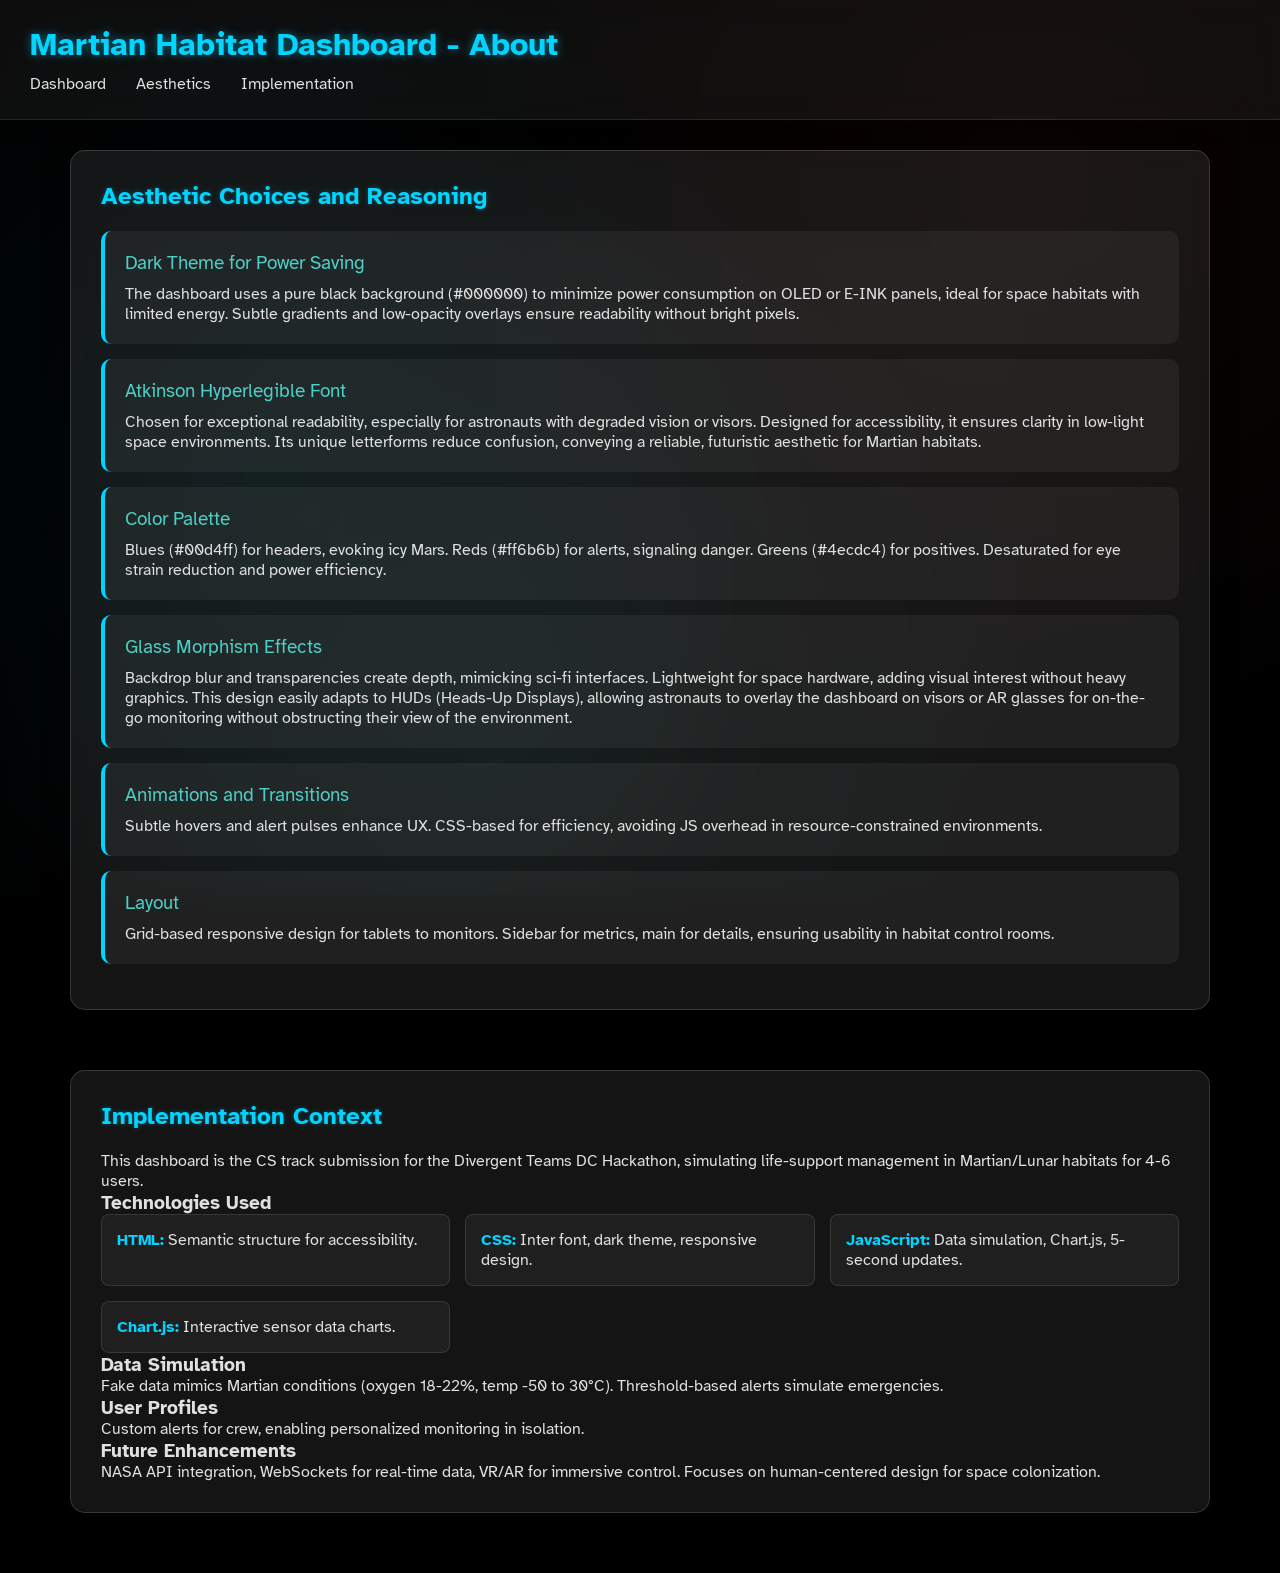
<file: about.html>
<!DOCTYPE html>
<html lang="en">
<head>
    <meta charset="UTF-8">
    <meta name="viewport" content="width=device-width, initial-scale=1.0">
    <title>About - Martian Habitat Dashboard</title>
    <link rel="preconnect" href="https://fonts.googleapis.com">
    <link rel="preconnect" href="https://fonts.gstatic.com" crossorigin>
    <link href="https://fonts.googleapis.com/css2?family=Atkinson+Hyperlegible:ital,wght@0,400;0,700;1,400;1,700&display=swap" rel="stylesheet">
    <link rel="stylesheet" href="styles.css">
    <style>
        .about-page .dashboard {
            grid-template-columns: 1fr;
        }
        .about-page .main-content {
            max-width: 1200px;
            margin: 0 auto;
        }
        .about-section {
            background: rgba(255, 255, 255, 0.08);
            backdrop-filter: blur(15px);
            border-radius: 15px;
            padding: 30px;
            margin-bottom: 30px;
            border: 1px solid rgba(255, 255, 255, 0.15);
            box-shadow: 0 8px 32px rgba(0, 0, 0, 0.3);
        }
        .about-section h2 {
            color: #00d4ff;
            font-weight: 600;
            margin-bottom: 20px;
            text-shadow: 0 0 5px rgba(0, 212, 255, 0.3);
        }
        .choice-card {
            background: rgba(255, 255, 255, 0.05);
            border-radius: 10px;
            padding: 20px;
            margin-bottom: 15px;
            border-left: 4px solid #00d4ff;
        }
        .choice-card h3 {
            color: #4ecdc4;
            font-weight: 500;
            margin-bottom: 10px;
        }
        .tech-list {
            display: grid;
            grid-template-columns: repeat(auto-fit, minmax(300px, 1fr));
            gap: 15px;
        }
        .tech-item {
            background: rgba(255, 255, 255, 0.05);
            border-radius: 8px;
            padding: 15px;
            border: 1px solid rgba(255, 255, 255, 0.1);
        }
        .tech-item strong {
            color: #00d4ff;
        }
    </style>
</head>
<body class="about-page">
    <div class="dashboard">
        <header class="header">
            <h1>Martian Habitat Dashboard - About</h1>
            <nav>
                <ul>
                    <li><a href="index.html">Dashboard</a></li>
                    <li><a href="#aesthetics">Aesthetics</a></li>
                    <li><a href="#implementation">Implementation</a></li>
                </ul>
            </nav>
        </header>
        <main class="main-content">
            <section id="aesthetics" class="about-section">
                <h2>Aesthetic Choices and Reasoning</h2>
                <div class="choice-card">
                    <h3>Dark Theme for Power Saving</h3>
                    <p>The dashboard uses a pure black background (#000000) to minimize power consumption on OLED or E-INK panels, ideal for space habitats with limited energy. Subtle gradients and low-opacity overlays ensure readability without bright pixels.</p>
                </div>
                <div class="choice-card">
                    <h3>Atkinson Hyperlegible Font</h3>
                    <p>Chosen for exceptional readability, especially for astronauts with degraded vision or visors. Designed for accessibility, it ensures clarity in low-light space environments. Its unique letterforms reduce confusion, conveying a reliable, futuristic aesthetic for Martian habitats.</p>
                </div>
                <div class="choice-card">
                    <h3>Color Palette</h3>
                    <p>Blues (#00d4ff) for headers, evoking icy Mars. Reds (#ff6b6b) for alerts, signaling danger. Greens (#4ecdc4) for positives. Desaturated for eye strain reduction and power efficiency.</p>
                </div>
                <div class="choice-card">
                    <h3>Glass Morphism Effects</h3>
                    <p>Backdrop blur and transparencies create depth, mimicking sci-fi interfaces. Lightweight for space hardware, adding visual interest without heavy graphics. This design easily adapts to HUDs (Heads-Up Displays), allowing astronauts to overlay the dashboard on visors or AR glasses for on-the-go monitoring without obstructing their view of the environment.</p>
                </div>
                <div class="choice-card">
                    <h3>Animations and Transitions</h3>
                    <p>Subtle hovers and alert pulses enhance UX. CSS-based for efficiency, avoiding JS overhead in resource-constrained environments.</p>
                </div>
                <div class="choice-card">
                    <h3>Layout</h3>
                    <p>Grid-based responsive design for tablets to monitors. Sidebar for metrics, main for details, ensuring usability in habitat control rooms.</p>
                </div>
            </section>
            <section id="implementation" class="about-section">
                <h2>Implementation Context</h2>
                <p>This dashboard is the CS track submission for the Divergent Teams DC Hackathon, simulating life-support management in Martian/Lunar habitats for 4-6 users.</p>
                <h3>Technologies Used</h3>
                <div class="tech-list">
                    <div class="tech-item"><strong>HTML:</strong> Semantic structure for accessibility.</div>
                    <div class="tech-item"><strong>CSS:</strong> Inter font, dark theme, responsive design.</div>
                    <div class="tech-item"><strong>JavaScript:</strong> Data simulation, Chart.js, 5-second updates.</div>
                    <div class="tech-item"><strong>Chart.js:</strong> Interactive sensor data charts.</div>
                </div>
                <h3>Data Simulation</h3>
                <p>Fake data mimics Martian conditions (oxygen 18-22%, temp -50 to 30°C). Threshold-based alerts simulate emergencies.</p>
                <h3>User Profiles</h3>
                <p>Custom alerts for crew, enabling personalized monitoring in isolation.</p>
                <h3>Future Enhancements</h3>
                <p>NASA API integration, WebSockets for real-time data, VR/AR for immersive control. Focuses on human-centered design for space colonization.</p>
            </section>
        </main>
    </div>
</body>
</html>
</file>
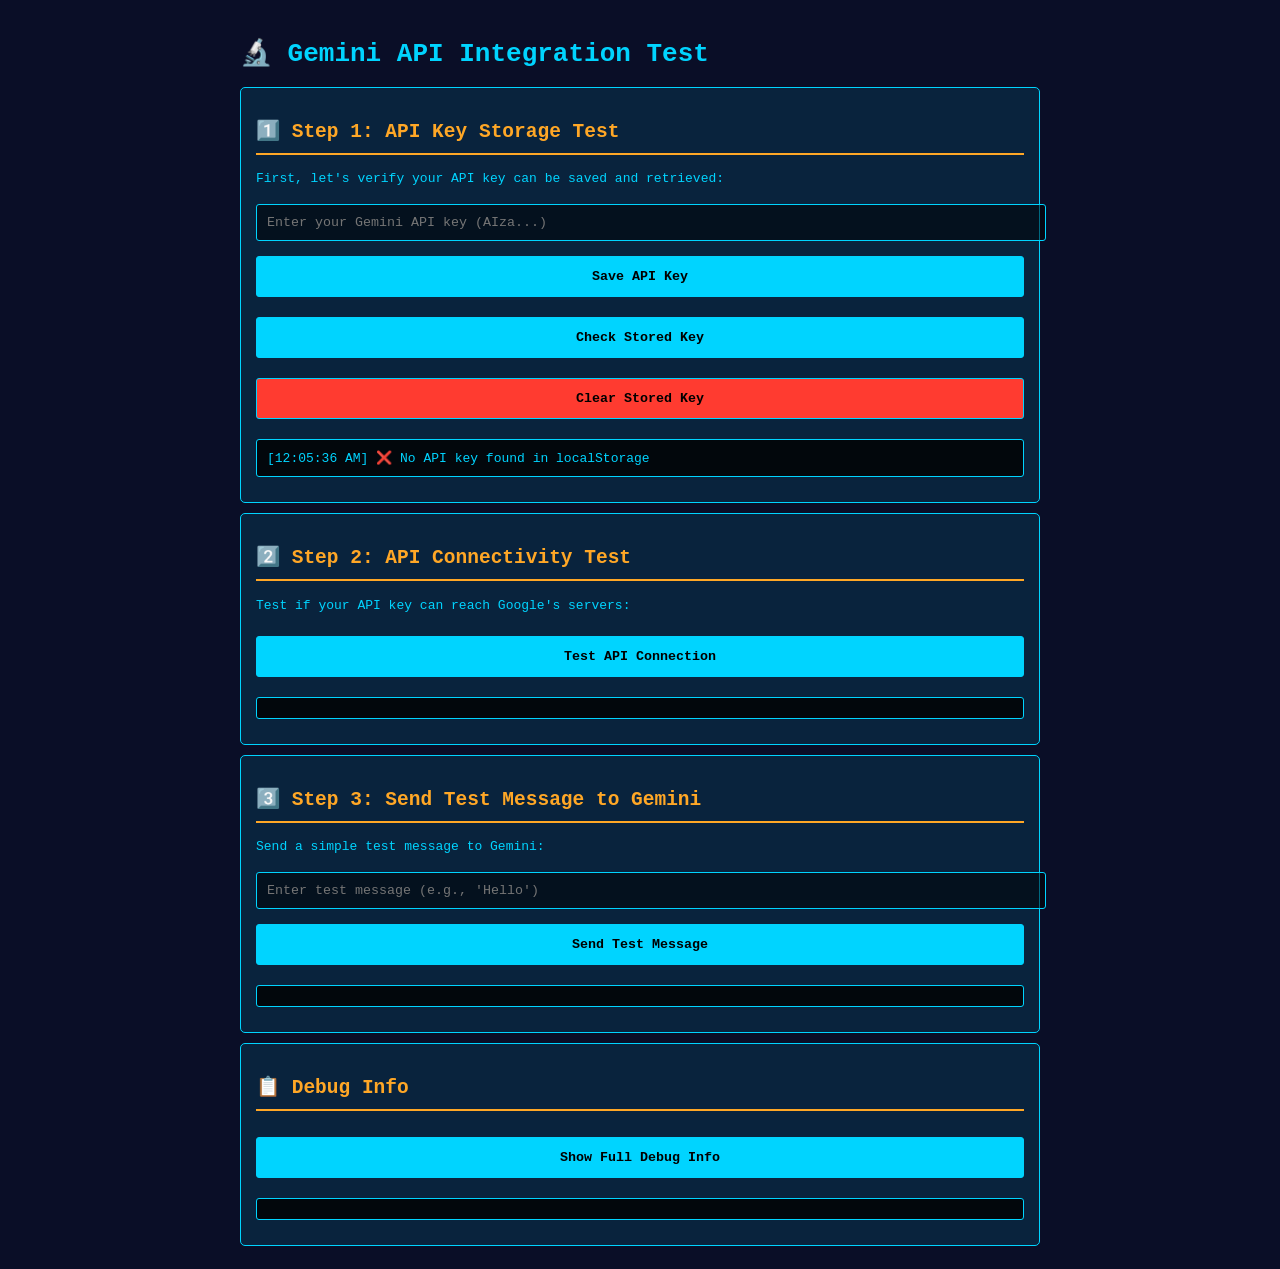
<file: test.html>
<!DOCTYPE html>
<html lang="en">
<head>
    <meta charset="UTF-8">
    <meta name="viewport" content="width=device-width, initial-scale=1.0">
    <title>Gemini API Test</title>
    <style>
        body {
            font-family: monospace;
            background: #0a0e27;
            color: #00d4ff;
            padding: 20px;
            max-width: 800px;
            margin: 0 auto;
        }
        .section {
            background: rgba(0, 212, 255, 0.1);
            border: 1px solid #00d4ff;
            padding: 15px;
            margin: 10px 0;
            border-radius: 5px;
        }
        input, button {
            background: rgba(0,0,0,0.5);
            border: 1px solid #00d4ff;
            color: #00d4ff;
            padding: 8px;
            border-radius: 3px;
            margin: 5px 0;
            font-family: monospace;
        }
        button {
            cursor: pointer;
            background: #00d4ff;
            color: #000;
            font-weight: bold;
        }
        button:hover {
            background: #00a8c4;
        }
        .output {
            background: rgba(0,0,0,0.8);
            border: 1px solid #00d4ff;
            padding: 10px;
            margin: 10px 0;
            border-radius: 3px;
            max-height: 300px;
            overflow-y: auto;
            white-space: pre-wrap;
            word-break: break-word;
        }
        .success {
            color: #4ecdc4;
        }
        .error {
            color: #ff3b30;
        }
        .warning {
            color: #ffa726;
        }
        h2 {
            color: #ffa726;
            border-bottom: 2px solid #ffa726;
            padding-bottom: 10px;
        }
        button.wide {
            width: 100%;
            padding: 12px;
            margin: 10px 0;
        }
    </style>
</head>
<body>
    <h1>🔬 Gemini API Integration Test</h1>
    
    <div class="section">
        <h2>1️⃣ Step 1: API Key Storage Test</h2>
        <p>First, let's verify your API key can be saved and retrieved:</p>
        <input type="password" id="apiKeyInput" placeholder="Enter your Gemini API key (AIza...)" style="width: 100%; padding: 10px;">
        <button class="wide" onclick="saveApiKey()">Save API Key</button>
        <button class="wide" onclick="checkStoredKey()">Check Stored Key</button>
        <button class="wide" onclick="clearApiKey()" style="background: #ff3b30;">Clear Stored Key</button>
        <div id="storageOutput" class="output"></div>
    </div>

    <div class="section">
        <h2>2️⃣ Step 2: API Connectivity Test</h2>
        <p>Test if your API key can reach Google's servers:</p>
        <button class="wide" onclick="testApiConnection()">Test API Connection</button>
        <div id="connectionOutput" class="output"></div>
    </div>

    <div class="section">
        <h2>3️⃣ Step 3: Send Test Message to Gemini</h2>
        <p>Send a simple test message to Gemini:</p>
        <input type="text" id="testMessage" placeholder="Enter test message (e.g., 'Hello')" style="width: 100%; padding: 10px;">
        <button class="wide" onclick="sendTestMessage()">Send Test Message</button>
        <div id="messageOutput" class="output"></div>
    </div>

    <div class="section">
        <h2>📋 Debug Info</h2>
        <button class="wide" onclick="showDebugInfo()">Show Full Debug Info</button>
        <div id="debugOutput" class="output"></div>
    </div>

    <script>
        function log(elementId, message, type = 'normal') {
            const element = document.getElementById(elementId);
            const timestamp = new Date().toLocaleTimeString();
            const prefix = type === 'error' ? '❌' : type === 'success' ? '✅' : type === 'warning' ? '⚠️' : 'ℹ️';
            const line = `[${timestamp}] ${prefix} ${message}`;
            element.textContent += line + '\n';
            element.scrollTop = element.scrollHeight;
        }

        function clearLog(elementId) {
            document.getElementById(elementId).textContent = '';
        }

        function saveApiKey() {
            clearLog('storageOutput');
            const apiKey = document.getElementById('apiKeyInput').value.trim();
            
            if (!apiKey) {
                log('storageOutput', 'Please enter an API key', 'error');
                return;
            }

            try {
                localStorage.setItem('gemini-api-key', apiKey);
                log('storageOutput', 'API key saved to localStorage', 'success');
                log('storageOutput', `Key preview: ${apiKey.substring(0, 10)}...${apiKey.substring(apiKey.length - 5)}`, 'normal');
                
                // Verify it was saved
                const retrieved = localStorage.getItem('gemini-api-key');
                if (retrieved === apiKey) {
                    log('storageOutput', 'Verification: Key retrieved successfully', 'success');
                } else {
                    log('storageOutput', 'ERROR: Key could not be retrieved', 'error');
                }
            } catch (e) {
                log('storageOutput', `Failed to save: ${e.message}`, 'error');
            }
        }

        function checkStoredKey() {
            clearLog('storageOutput');
            try {
                const apiKey = localStorage.getItem('gemini-api-key');
                if (apiKey) {
                    log('storageOutput', 'API key found in localStorage', 'success');
                    log('storageOutput', `Key preview: ${apiKey.substring(0, 10)}...${apiKey.substring(apiKey.length - 5)}`, 'normal');
                    log('storageOutput', `Key length: ${apiKey.length} characters`, 'normal');
                } else {
                    log('storageOutput', 'No API key found in localStorage', 'error');
                }
            } catch (e) {
                log('storageOutput', `Error checking key: ${e.message}`, 'error');
            }
        }

        function clearApiKey() {
            clearLog('storageOutput');
            try {
                localStorage.removeItem('gemini-api-key');
                log('storageOutput', 'API key cleared from localStorage', 'success');
            } catch (e) {
                log('storageOutput', `Error clearing key: ${e.message}`, 'error');
            }
        }

        async function testApiConnection() {
            clearLog('connectionOutput');
            const apiKey = localStorage.getItem('gemini-api-key');

            if (!apiKey) {
                log('connectionOutput', 'No API key found. Please save one first.', 'error');
                return;
            }

            log('connectionOutput', 'Testing API connection...', 'normal');
            log('connectionOutput', `API Key: ${apiKey.substring(0, 10)}...`, 'normal');

            try {
                const url = `https://generativelanguage.googleapis.com/v1beta/models/gemini-2.0-flash:generateContent?key=${apiKey}`;
                log('connectionOutput', `URL: ${url.replace(apiKey, '***')}`, 'normal');

                const response = await fetch(url, {
                    method: 'POST',
                    headers: { 'Content-Type': 'application/json' },
                    body: JSON.stringify({
                        contents: [{
                            parts: [{ text: 'ping' }]
                        }]
                    })
                });

                log('connectionOutput', `HTTP Status: ${response.status}`, response.status === 200 ? 'success' : 'warning');

                const data = await response.json();
                log('connectionOutput', `Response received`, 'normal');

                if (response.status === 200) {
                    log('connectionOutput', 'Connection successful!', 'success');
                    if (data.candidates) {
                        log('connectionOutput', `Gemini responded with: ${data.candidates[0]?.content?.parts[0]?.text?.substring(0, 50)}...`, 'success');
                    }
                } else if (response.status === 403) {
                    log('connectionOutput', 'ERROR 403: API key lacks permission. Check API is enabled.', 'error');
                    log('connectionOutput', `Error: ${data.error?.message}`, 'error');
                } else if (response.status === 400) {
                    log('connectionOutput', 'ERROR 400: Bad request or invalid API key', 'error');
                    log('connectionOutput', `Error: ${data.error?.message}`, 'error');
                } else {
                    log('connectionOutput', `ERROR ${response.status}: ${data.error?.message}`, 'error');
                }
            } catch (error) {
                log('connectionOutput', `Exception: ${error.message}`, 'error');
            }
        }

        async function sendTestMessage() {
            clearLog('messageOutput');
            const apiKey = localStorage.getItem('gemini-api-key');
            const message = document.getElementById('testMessage').value.trim();

            if (!apiKey) {
                log('messageOutput', 'No API key found. Please save one first.', 'error');
                return;
            }

            if (!message) {
                log('messageOutput', 'Please enter a test message', 'error');
                return;
            }

            log('messageOutput', `Sending message: "${message}"`, 'normal');

            try {
                const response = await fetch(`https://generativelanguage.googleapis.com/v1beta/models/gemini-2.0-flash:generateContent?key=${apiKey}`, {
                    method: 'POST',
                    headers: { 'Content-Type': 'application/json' },
                    body: JSON.stringify({
                        contents: [{
                            parts: [{ text: message }]
                        }]
                    })
                });

                log('messageOutput', `Response status: ${response.status}`, response.status === 200 ? 'success' : 'error');

                const data = await response.json();

                if (response.status === 200) {
                    log('messageOutput', 'Message sent successfully!', 'success');
                    if (data.candidates && data.candidates.length > 0) {
                        const responseText = data.candidates[0]?.content?.parts[0]?.text;
                        log('messageOutput', `Gemini response: ${responseText}`, 'success');
                    }
                } else {
                    log('messageOutput', `ERROR: ${response.status}`, 'error');
                    log('messageOutput', JSON.stringify(data, null, 2), 'error');
                }
            } catch (error) {
                log('messageOutput', `Exception: ${error.message}`, 'error');
            }
        }

        function showDebugInfo() {
            clearLog('debugOutput');
            
            log('debugOutput', '=== Environment Info ===', 'normal');
            log('debugOutput', `User Agent: ${navigator.userAgent}`, 'normal');
            log('debugOutput', `Timestamp: ${new Date().toISOString()}`, 'normal');

            log('debugOutput', '\n=== Storage Info ===', 'normal');
            const apiKey = localStorage.getItem('gemini-api-key');
            if (apiKey) {
                log('debugOutput', `API Key stored: YES (${apiKey.length} chars)`, 'success');
                log('debugOutput', `Key starts with: ${apiKey.substring(0, 10)}`, 'normal');
            } else {
                log('debugOutput', 'API Key stored: NO', 'error');
            }

            log('debugOutput', '\n=== DOM Elements ===', 'normal');
            const elements = [
                'apiKeyInput',
                'storageOutput',
                'connectionOutput',
                'messageOutput',
                'debugOutput'
            ];
            elements.forEach(id => {
                const el = document.getElementById(id);
                log('debugOutput', `#${id}: ${el ? 'Found' : 'Missing'}`, el ? 'success' : 'error');
            });

            log('debugOutput', '\n=== Storage Capacity ===', 'normal');
            try {
                const test = 'test';
                localStorage.setItem(test, test);
                localStorage.removeItem(test);
                log('debugOutput', 'localStorage: Available', 'success');
            } catch (e) {
                log('debugOutput', `localStorage: Not available (${e.message})`, 'error');
            }

            log('debugOutput', '\n=== All localStorage Items ===', 'normal');
            for (let i = 0; i < localStorage.length; i++) {
                const key = localStorage.key(i);
                const value = localStorage.getItem(key);
                log('debugOutput', `${key}: ${value.substring(0, 30)}${value.length > 30 ? '...' : ''}`, 'normal');
            }
        }

        // Auto-run on load
        window.addEventListener('load', () => {
            log('storageOutput', 'Test page loaded. Start with Step 1.', 'success');
            checkStoredKey();
        });
    </script>
</body>
</html>
</file>
<file: styles.css>
/* Martian Habitat Dashboard CSS */

* {
    margin: 0;
    padding: 0;
    box-sizing: border-box;
}

body {
    font-family: 'Atkinson Hyperlegible', sans-serif;
    background: #000000; /* Pure black for OLED/E-INK power saving */
    color: #e0e0e0;
    overflow-x: hidden;
    position: relative;
}

body::before {
    content: '';
    position: fixed;
    top: 0;
    left: 0;
    width: 100%;
    height: 100%;
    background: radial-gradient(circle at 20% 50%, rgba(0, 212, 255, 0.05) 0%, transparent 50%),
                radial-gradient(circle at 80% 20%, rgba(255, 107, 107, 0.05) 0%, transparent 50%),
                radial-gradient(circle at 40% 80%, rgba(78, 205, 196, 0.05) 0%, transparent 50%);
    pointer-events: none;
    z-index: -1;
}

.dashboard {
    display: grid;
    grid-template-columns: 280px 1fr;
    grid-template-rows: auto 1fr;
    min-height: 100vh;
    gap: 0;
}

.header {
    grid-column: 1 / -1;
    background: rgba(255, 255, 255, 0.05);
    backdrop-filter: blur(20px);
    padding: 25px 30px;
    border-bottom: 1px solid rgba(255, 255, 255, 0.1);
    box-shadow: 0 4px 20px rgba(0, 0, 0, 0.3);
}

.header h1 {
    color: #00d4ff;
    font-weight: 700;
    font-size: 2rem;
    text-shadow: 0 0 10px rgba(0, 212, 255, 0.5);
}

.header nav ul {
    list-style: none;
    display: flex;
    gap: 30px;
    margin-top: 10px;
}

.header nav a {
    color: #e0e0e0;
    text-decoration: none;
    font-weight: 500;
    transition: color 0.3s ease;
}

.header nav a:hover {
    color: #00d4ff;
}

.sidebar {
    background: rgba(255, 255, 255, 0.05);
    backdrop-filter: blur(20px);
    padding: 25px;
    border-right: 1px solid rgba(255, 255, 255, 0.1);
    box-shadow: inset 0 0 20px rgba(0, 0, 0, 0.2);
}

.sidebar h3 {
    color: #00d4ff;
    font-weight: 600;
    margin-bottom: 20px;
    text-shadow: 0 0 5px rgba(0, 212, 255, 0.3);
}

#current-values p {
    margin-bottom: 15px;
    font-size: 14px;
    font-weight: 400;
    display: flex;
    justify-content: space-between;
}

#current-values span {
    font-weight: 600;
    color: #4ecdc4;
}

#bay-occupancy {
    margin-top: 20px;
}

.bay {
    margin-bottom: 15px;
    display: flex;
    justify-content: space-between;
    align-items: center;
}

.bay-name {
    font-size: 14px;
    font-weight: 400;
}

.indicator {
    width: 15px;
    height: 15px;
    border-radius: 50%;
    transition: all 1s ease;
}

.occupied {
    background: #00ff00;
    box-shadow: 0 0 15px #00ff00, 0 0 30px #00ff00;
}

.vacant {
    background: #ff0000;
    box-shadow: 0 0 15px #ff0000, 0 0 30px #ff0000;
}

.main-content {
    padding: 30px;
    overflow-y: auto;
    background: rgba(0, 0, 0, 0.1);
    display: flex;
    flex-direction: column;
    gap: 30px;
}

.dashboard-section {
    background: rgba(255, 255, 255, 0.08);
    backdrop-filter: blur(15px);
    border-radius: 15px;
    padding: 25px;
    border: 1px solid rgba(255, 255, 255, 0.15);
    box-shadow: 0 8px 32px rgba(0, 0, 0, 0.3);
}

.alerts-section {
    background: rgba(255, 0, 0, 0.1);
    border: 2px solid rgba(255, 0, 0, 0.3);
    animation: flash-red 1s infinite;
}

#alert-list {
    /* Removed max-height and overflow to allow expansion without scrolling */
}

.widgets {
    display: grid;
    grid-template-columns: repeat(auto-fit, minmax(300px, 1fr));
    gap: 15px;
}

.widget {
    background: rgba(255, 255, 255, 0.08);
    backdrop-filter: blur(15px);
    border-radius: 15px;
    padding: 15px;
    border: 1px solid rgba(255, 255, 255, 0.15);
    box-shadow: 0 8px 32px rgba(0, 0, 0, 0.3);
    transition: transform 0.3s ease, box-shadow 0.3s ease;
}

canvas {
    background: rgba(0, 0, 0, 0.5);
    border-radius: 8px;
}

.widget:hover {
    transform: translateY(-5px);
    box-shadow: 0 12px 40px rgba(0, 0, 0, 0.4);
}

.widget h3 {
    color: #00d4ff;
    font-weight: 600;
    margin-bottom: 15px;
    text-shadow: 0 0 5px rgba(0, 212, 255, 0.3);
}

#alert-list {
    margin-top: 15px;
}

.alert {
    background: linear-gradient(135deg, rgba(255, 59, 48, 0.3), rgba(255, 59, 48, 0.1));
    border: 1px solid rgba(255, 59, 48, 0.5);
    border-radius: 10px;
    padding: 15px;
    margin-bottom: 15px;
    animation: pulse 3s infinite;
    box-shadow: 0 4px 15px rgba(255, 59, 48, 0.2);
    word-wrap: break-word;
    max-width: 100%;
}

.alert.success {
    background: linear-gradient(135deg, rgba(52, 199, 89, 0.3), rgba(52, 199, 89, 0.1));
    border-color: rgba(52, 199, 89, 0.5);
    box-shadow: 0 4px 15px rgba(52, 199, 89, 0.2);
}

.acknowledge-btn {
    background: rgba(255, 59, 48, 0.2);
    color: #ff3b30;
    border: 1px solid rgba(255, 59, 48, 0.5);
    padding: 5px 10px;
    border-radius: 5px;
    cursor: pointer;
    margin-left: 10px;
    font-size: 12px;
    transition: background 0.3s ease;
}

.acknowledge-btn:hover {
    background: rgba(255, 59, 48, 0.4);
}

.alert.acknowledged {
    background: linear-gradient(135deg, rgba(128, 128, 128, 0.3), rgba(128, 128, 128, 0.1));
    border-color: rgba(128, 128, 128, 0.5);
    opacity: 0;
    transition: background 0.5s ease, border-color 0.5s ease, opacity 0.5s ease;
}

@keyframes pulse {
    0%, 100% { opacity: 1; transform: scale(1); }
    50% { opacity: 0.8; transform: scale(1.02); }
}

@keyframes flash-red {
    0%, 50% { border-color: rgba(255, 0, 0, 0.3); }
    25%, 75% { border-color: rgba(255, 0, 0, 1); }
}

#users {
    display: grid;
    grid-template-columns: repeat(auto-fit, minmax(250px, 1fr));
    gap: 20px;
}

.user {
    background: rgba(255, 255, 255, 0.08);
    backdrop-filter: blur(15px);
    border-radius: 15px;
    padding: 25px;
    border: 1px solid rgba(255, 255, 255, 0.15);
    box-shadow: 0 8px 32px rgba(0, 0, 0, 0.3);
    text-align: center;
    transition: transform 0.3s ease;
}

.user:hover {
    transform: translateY(-5px);
}

.user h4 {
    color: #00d4ff;
    font-weight: 600;
    margin-bottom: 10px;
}

.user p {
    font-size: 14px;
    margin-bottom: 5px;
}

.user button {
    background: linear-gradient(135deg, #00d4ff, #0099cc);
    color: #ffffff;
    border: none;
    padding: 8px 15px;
    border-radius: 8px;
    cursor: pointer;
    margin-top: 15px;
    margin-right: 10px;
    font-weight: 500;
    transition: background 0.3s ease;
}

.user button:hover {
    background: linear-gradient(135deg, #0099cc, #0077aa);
}

#terminal {
    background: rgba(255, 255, 255, 0.08);
    backdrop-filter: blur(15px);
    border-radius: 15px;
    padding: 25px;
    border: 1px solid rgba(255, 255, 255, 0.15);
    box-shadow: 0 8px 32px rgba(0, 0, 0, 0.3);
}

.terminal-tabs {
    display: flex;
    margin-bottom: 20px;
    border-bottom: 1px solid rgba(255, 255, 255, 0.2);
}

.tab-button {
    background: none;
    border: none;
    color: #e0e0e0;
    padding: 10px 20px;
    cursor: pointer;
    font-family: 'Atkinson Hyperlegible', sans-serif;
    font-weight: 500;
    transition: color 0.3s ease;
    border-bottom: 2px solid transparent;
}

.tab-button:hover {
    color: #00d4ff;
}

.tab-button.active {
    color: #00d4ff;
    border-bottom-color: #00d4ff;
}

.tab-content {
    display: none;
}

.tab-content.active {
    display: block;
}

#terminal h2 {
    color: #00d4ff;
    margin-bottom: 15px;
}

#terminal-output {
    background: rgba(0, 0, 0, 0.8);
    border: 1px solid rgba(255, 255, 255, 0.2);
    border-radius: 8px;
    padding: 10px;
    height: 200px;
    overflow-y: auto;
    font-family: 'Courier New', monospace;
    font-size: 14px;
    margin-bottom: 10px;
}

.terminal-input-container {
    display: flex;
    gap: 10px;
}

#terminal-input {
    flex: 1;
    padding: 8px;
    border: 1px solid rgba(255, 255, 255, 0.2);
    border-radius: 4px;
    background: rgba(255, 255, 255, 0.1);
    color: #e0e0e0;
    font-family: 'Atkinson Hyperlegible', sans-serif;
}

#terminal-submit, #uplink-submit {
    padding: 8px 15px;
    background: #00d4ff;
    color: #000;
    border: none;
    border-radius: 4px;
    cursor: pointer;
}

#uplink-output {
    background: rgba(0, 0, 0, 0.8);
    border: 1px solid rgba(255, 255, 255, 0.2);
    border-radius: 8px;
    padding: 10px;
    height: 200px;
    overflow-y: auto;
    font-family: 'Courier New', monospace;
    font-size: 14px;
    margin-bottom: 10px;
    white-space: pre-wrap;
}

#uplink-chat-output {
    background: rgba(0, 0, 0, 0.8);
    border: 1px solid rgba(255, 255, 255, 0.2);
    border-radius: 8px;
    padding: 10px;
    min-height: 200px;
    font-family: 'Share Tech Mono', 'Courier New', monospace;
    font-size: 14px;
    white-space: pre-wrap;
    color: #e0e0e0;
}

.chat-messages {
    max-height: 140px;
    overflow-y: auto;
}

.chat-separator {
    border: none;
    border-top: 1px solid rgba(255, 255, 255, 0.2);
    margin: 5px 0;
}

.chat-input-container {
    display: flex;
    align-items: center;
}

.chat-input-container span {
    margin-right: 5px;
    color: #00d4ff;
}

.chat-input-container input {
    flex: 1;
    background: transparent;
    border: none;
    outline: none;
    color: #00d4ff;
    font-size: 16px;
    font-family: 'Courier New', monospace;
}

/* Removed mode-switch styles as they're no longer used */

#documentation-content {
    background: rgba(0, 0, 0, 0.8);
    border: 1px solid rgba(255, 255, 255, 0.2);
    border-radius: 8px;
    padding: 15px;
    height: 200px;
    overflow-y: auto;
    font-family: 'Atkinson Hyperlegible', sans-serif;
    font-size: 14px;
    line-height: 1.5;
}

#documentation-content h3 {
    color: #00d4ff;
    margin-bottom: 15px;
}

#documentation-content ul {
    margin-left: 20px;
}

#documentation-content li {
    margin-bottom: 5px;
}

#chat-output {
    background: rgba(0, 0, 0, 0.8);
    border: 1px solid rgba(255, 255, 255, 0.2);
    border-radius: 8px;
    padding: 10px;
    height: 200px;
    overflow-y: auto;
    font-family: 'Courier New', monospace;
    font-size: 14px;
    margin-bottom: 10px;
    white-space: pre-wrap;
}

#clearChatButton {
    background-color: #222;
    color: #00d4ff;
    border: 1px solid #00d4ff;
    padding: 5px 10px;
    margin-bottom: 10px;
    cursor: pointer;
    font-family: 'Atkinson Hyperlegible', sans-serif;
}

#clearChatButton:hover {
    background-color: #333;
}

/* Gemini AI Uplink Styles */
.gemini-message {
    color: #00ffff;
    font-family: 'Courier New', monospace;
    text-shadow: 0 0 10px rgba(0, 255, 255, 0.5);
    animation: fadeIn 0.5s ease-in;
}

.gemini-message .message.decrypted {
    text-shadow: 0 0 15px rgba(0, 255, 255, 0.8);
}

.transmitting-message, .decrypting-message {
    color: #00d4ff;
    font-family: 'Courier New', monospace;
    animation: flicker 1s infinite;
}

.system-message {
    color: #4ecdc4;
    font-family: 'Courier New', monospace;
    font-style: italic;
}

@keyframes fadeIn {
    from { opacity: 0; }
    to { opacity: 1; }
}

@keyframes flicker {
    0%, 100% { opacity: 1; }
    50% { opacity: 0.5; }
}

#chat-tab .terminal-input-container span {
    margin-right: 5px;
    color: #00d4ff;
}

.modal {
    display: none;
    position: fixed;
    top: 0;
    left: 0;
    width: 100%;
    height: 100%;
    background: rgba(0, 0, 0, 0.5);
    backdrop-filter: blur(5px);
    z-index: 1000;
    align-items: center;
    justify-content: center;
}

.modal.show {
    display: flex;
}

.modal-content {
    background: rgba(255, 255, 255, 0.1);
    backdrop-filter: blur(20px);
    border-radius: 15px;
    padding: 25px;
    max-width: 500px;
    width: 90%;
    max-height: 80vh;
    overflow-y: auto;
    border: 1px solid rgba(255, 255, 255, 0.2);
    box-shadow: 0 8px 32px rgba(0, 0, 0, 0.3);
    color: #e0e0e0;
    position: relative;
}

.modal-content h3 {
    color: #00d4ff;
    margin-bottom: 15px;
}

.modal-content p {
    margin-bottom: 10px;
}

.modal-content ul {
    margin-left: 20px;
    margin-bottom: 15px;
}

.close-btn {
    position: absolute;
    top: 10px;
    right: 15px;
    background: none;
    border: none;
    color: #e0e0e0;
    font-size: 24px;
    cursor: pointer;
}

#user-notes {
    width: 100%;
    background: rgba(0, 0, 0, 0.5);
    border: 1px solid rgba(255, 255, 255, 0.2);
    border-radius: 5px;
    color: #e0e0e0;
    padding: 10px;
    font-family: 'Atkinson Hyperlegible', sans-serif;
}

#save-notes {
    background: linear-gradient(135deg, #00d4ff, #0099cc);
    color: #ffffff;
    border: none;
    padding: 8px 15px;
    border-radius: 8px;
    cursor: pointer;
    margin-top: 10px;
    font-weight: 500;
    transition: background 0.3s ease;
}

#save-notes:hover {
    background: linear-gradient(135deg, #0099cc, #0077aa);
}

/* API Key Setup Styles */
#api-key-setup input[type="password"] {
    width: 100%;
    padding: 10px;
    margin: 10px 0;
    border: 1px solid rgba(255, 255, 255, 0.2);
    border-radius: 5px;
    background: rgba(0, 0, 0, 0.5);
    color: #e0e0e0;
    font-family: 'Atkinson Hyperlegible', sans-serif;
}

#api-key-setup #save-api-key {
    background: linear-gradient(135deg, #00d4ff, #0099cc);
    color: #000;
    border: none;
    padding: 10px 20px;
    border-radius: 5px;
    cursor: pointer;
    margin: 10px 0;
    font-weight: 500;
}

#api-key-setup #save-api-key:hover {
    background: linear-gradient(135deg, #0099cc, #0077aa);
}

@media (max-width: 768px) {
    .dashboard {
        grid-template-columns: 1fr;
    }
    .sidebar {
        order: 2;
        padding: 15px;
    }
    .main-content {
        order: 1;
        padding: 15px;
    }
    .widgets {
        grid-template-columns: 1fr;
    }
    .header {
        padding: 15px 20px;
    }
    .header h1 {
        font-size: 1.5rem;
    }
    .header nav ul {
        gap: 20px;
    }
}
</file>
